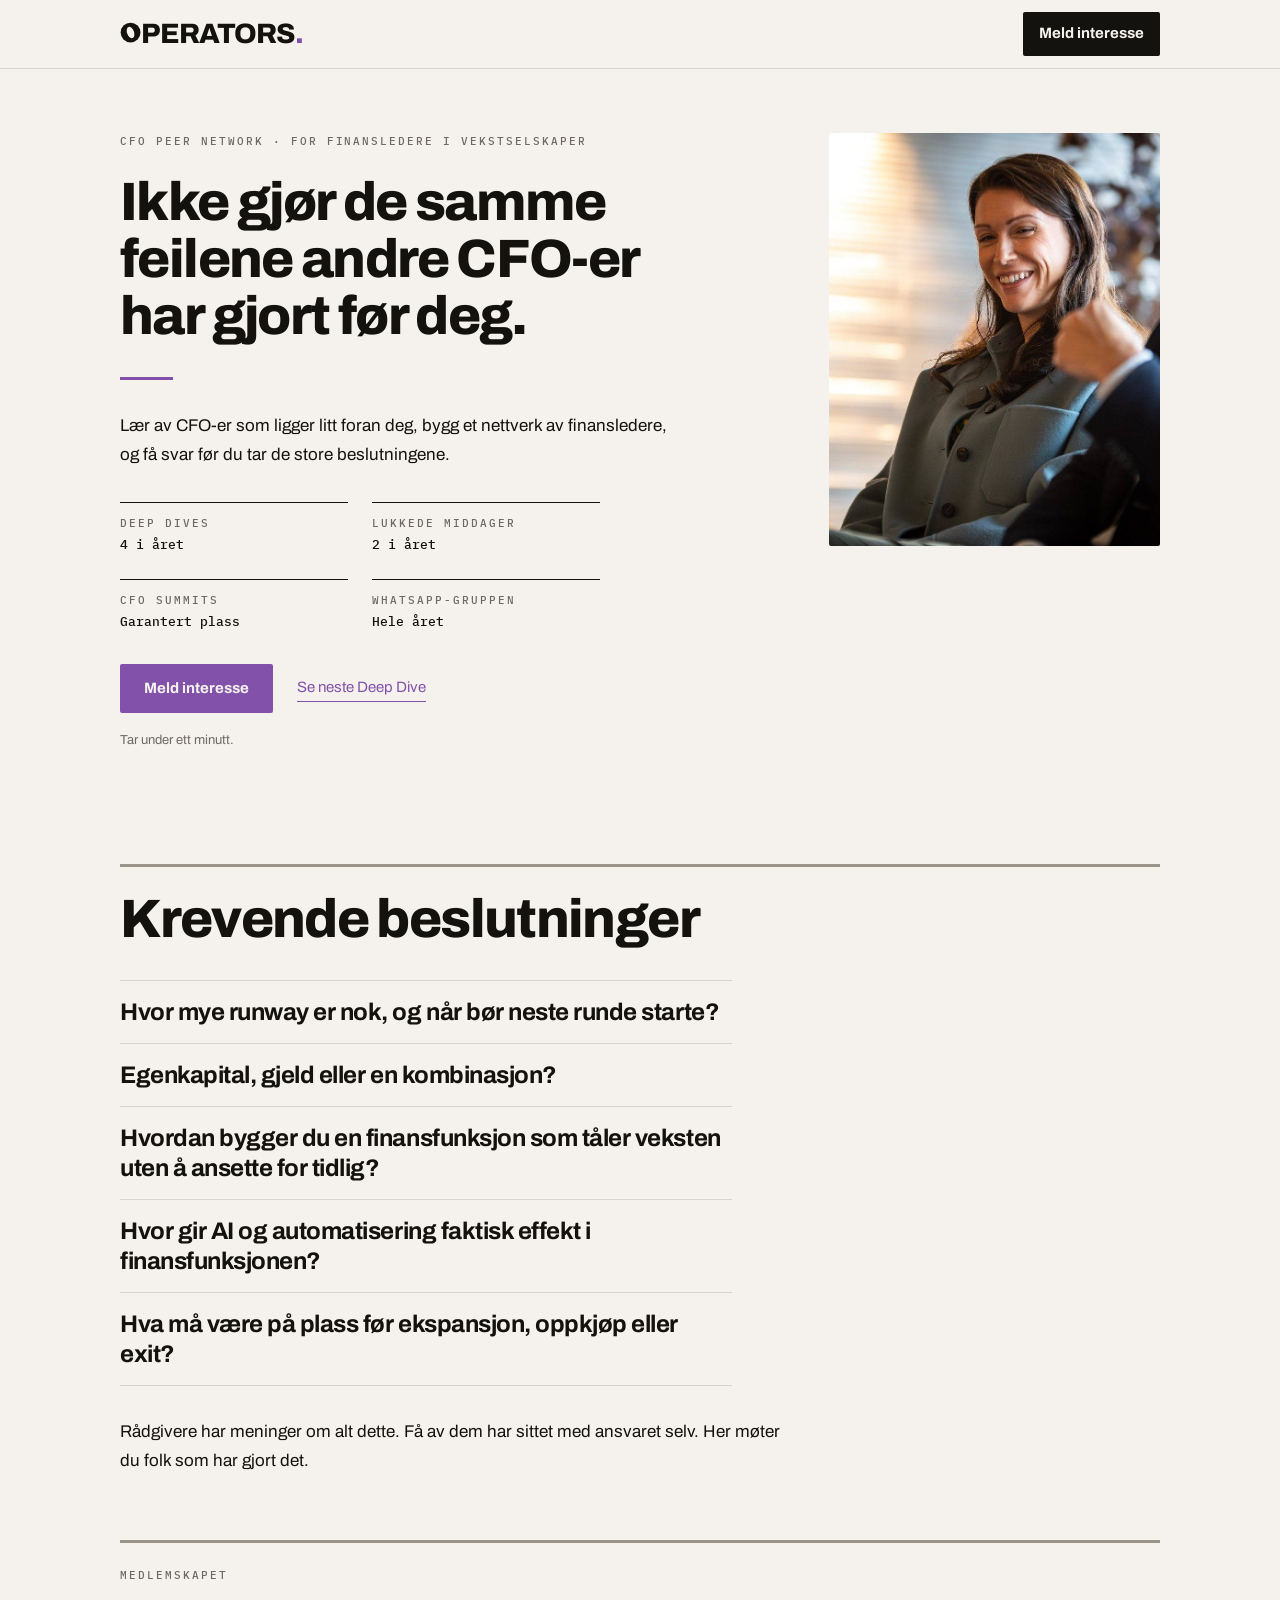
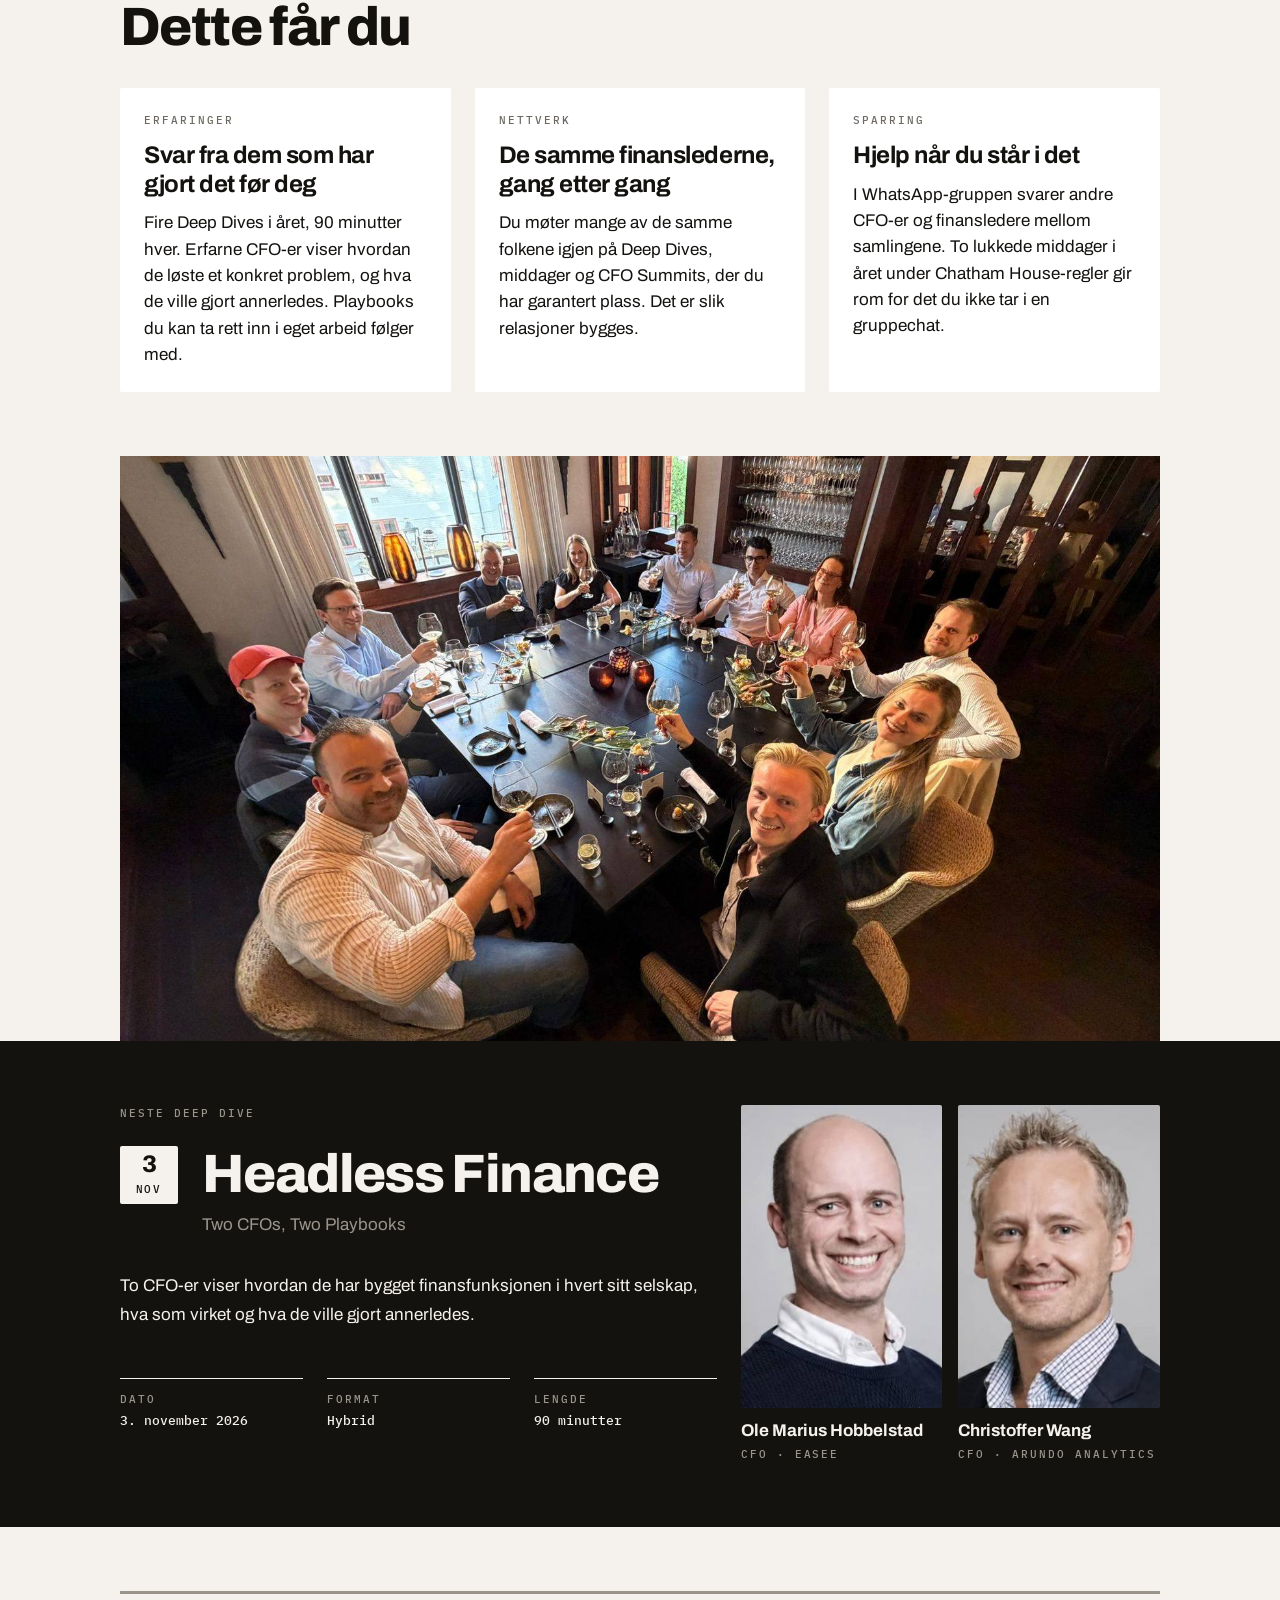
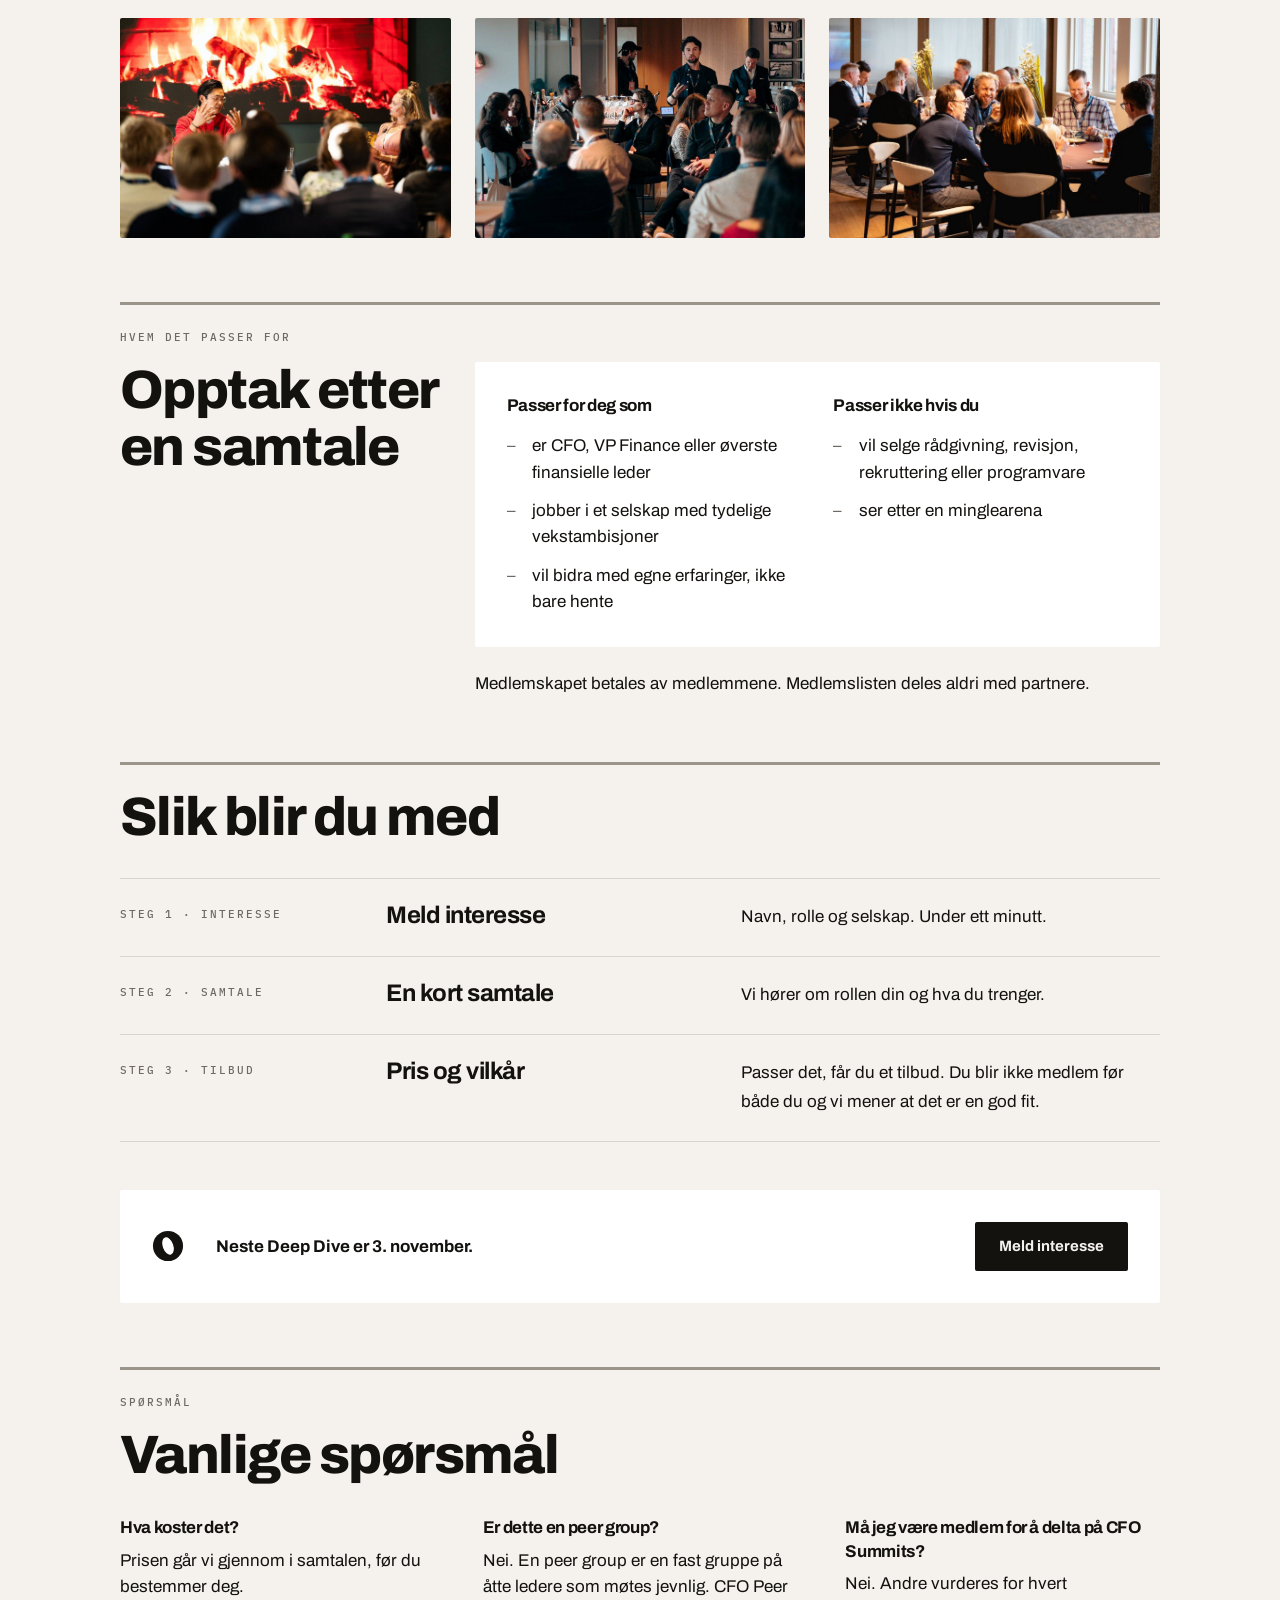
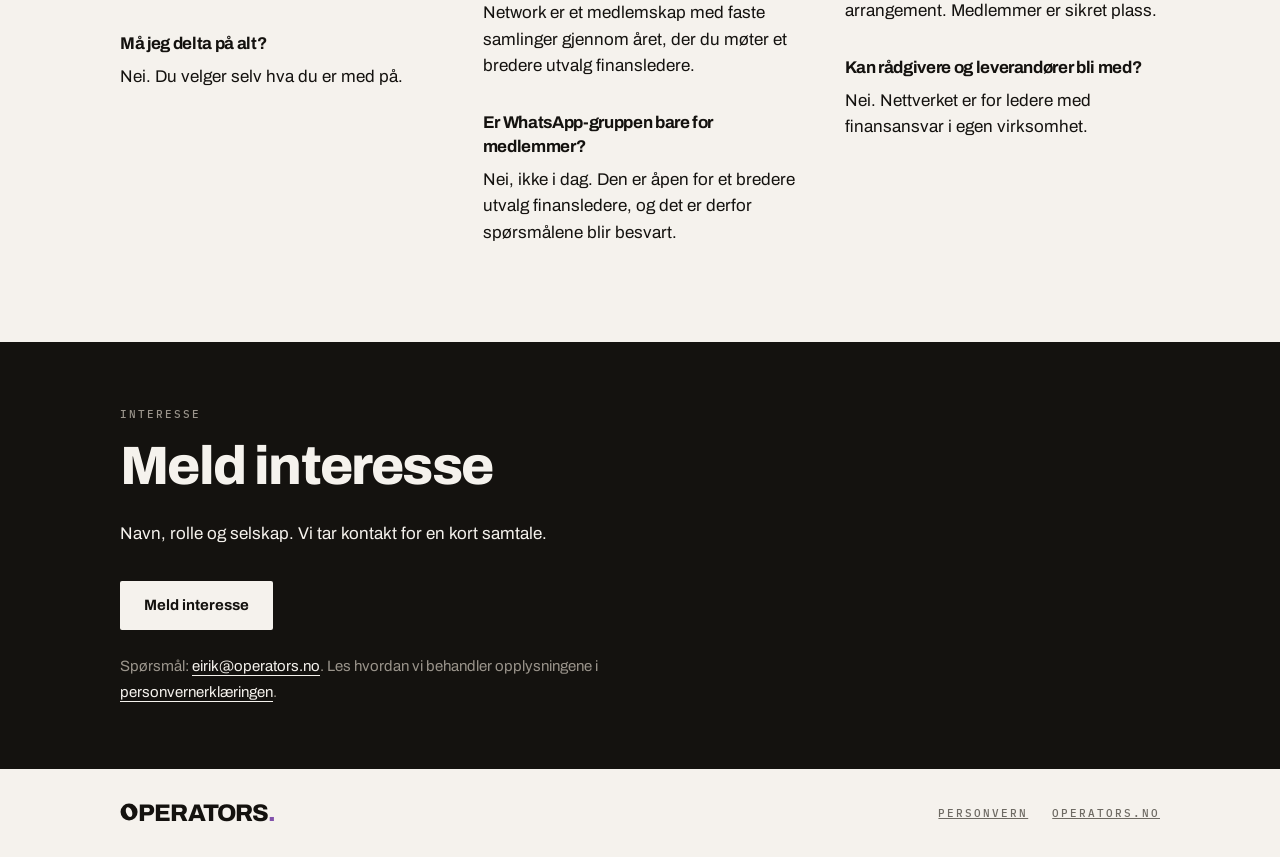
<file: cfo-peer-network/index.html>
<!doctype html>
<html lang="no">
<head>
<meta charset="utf-8">
<meta name="viewport" content="width=device-width, initial-scale=1">
<link rel="preload" href="/assets/fonts/archivo-latin-800-normal.woff2" as="font" type="font/woff2" crossorigin>
<link rel="preload" href="/assets/fonts/archivo-latin-400-normal.woff2" as="font" type="font/woff2" crossorigin>
<link rel="stylesheet" href="/assets/operators.css">
<link rel="icon" href="/assets/favicon.svg" type="image/svg+xml">
<title>CFO Peer Network · Operators</title>
<meta name="description" content="Medlemskap for CFO-er og finansledere i vekstselskaper: fire Deep Dives og to lukkede middager i året, WhatsApp-gruppe og garantert plass på CFO Summits.">
<link rel="canonical" href="https://kurs.operators.no/cfo-peer-network/">
<meta property="og:type" content="website">
<meta property="og:title" content="Ikke gjør de samme feilene andre CFO-er har gjort før deg">
<meta property="og:description" content="Medlemskap for CFO-er og finansledere i vekstselskaper: fire Deep Dives og to lukkede middager i året, WhatsApp-gruppe og garantert plass på CFO Summits.">
<meta property="og:url" content="https://kurs.operators.no/cfo-peer-network/">
<meta property="og:image" content="https://kurs.operators.no/assets/img/cfo/summit-bord-32.jpg">
<meta property="og:locale" content="nb_NO">
<meta name="twitter:card" content="summary_large_image">
<script async src="https://tally.so/widgets/embed.js"></script>
<style>
/* Regler fra den nyere versjonen av operators.css som ennå ikke ligger på main.
   Holdes på denne siden, så kurssiden ikke endres. */
.site-head{position:sticky;top:0;z-index:20;padding:var(--op-space-3) 0;background:var(--op-surface);border-bottom:1px solid var(--op-border)}
.site-head .btn-head{padding:var(--op-space-2) var(--op-space-4)}
[id]{scroll-margin-top:5rem}
.hero h1{max-width:18ch}
.hero-body{display:grid;grid-template-columns:repeat(12,minmax(0,1fr));column-gap:var(--op-space-5);align-items:start}
/* Hero: tekst, fakta og knapp i venstre kolonne, bildet ved siden av */
.hero .hero-copy .facts{margin-top:var(--op-space-6);grid-template-columns:repeat(2,minmax(0,1fr));row-gap:var(--op-space-5);max-width:30rem}
.hero .hero-copy .cta-row{margin-top:var(--op-space-6)}
.hero-copy{grid-column:span 7;min-width:0}
.cta-band{display:grid;grid-template-columns:auto minmax(0,1fr) auto;align-items:center;gap:var(--op-space-6);
  margin-top:var(--op-space-8);padding:var(--op-space-6);background:var(--op-surface-raised);border-radius:var(--op-radius-sm)}
.cta-mark{width:32px;height:32px;display:block;color:var(--op-mark)}
.cta-band p{font-size:var(--op-size-body-l);line-height:1.5;max-width:none}
.cta-band b{font-weight:var(--op-weight-bold)}
@media (max-width:760px){
  .hero-body{display:block}
  .cta-band{grid-template-columns:minmax(0,1fr);gap:var(--op-space-5)}
  .cta-band .btn{justify-self:start}
  .cta-mark{width:24px;height:24px}
}

/* CFO Peer Network */

/* Hero */
.hero-photo{grid-column:9 / span 4;margin:0}
.hero-photo img{width:100%;aspect-ratio:4/5;object-fit:cover;border-radius:var(--op-radius-sm)}

/* Spørsmål uten nummer: rekkefølgen betyr ingenting */
.questions.plain li{grid-template-columns:1fr}

/* Tre resultater */
.pillar h3{line-height:1.2}
.pillar > p:not(.op-label){font-size:var(--op-size-body-l);line-height:1.55}

/* Neste Deep Dive */
.dd-head{display:flex;align-items:flex-start;gap:var(--op-space-5);margin-top:var(--op-space-5)}
.date-tile{flex:none;width:58px;height:58px;display:flex;flex-direction:column;align-items:center;justify-content:center;
  background:var(--op-paper);color:var(--op-ink);border-radius:var(--op-radius-sm)}
.date-tile .d{font-weight:var(--op-weight-black);font-size:1.5rem;line-height:1;letter-spacing:var(--op-track-heading)}
.date-tile .m{font-family:var(--op-font-mono);font-weight:var(--op-weight-medium);font-size:var(--op-size-label);
  letter-spacing:var(--op-track-label);text-transform:uppercase;margin-top:var(--op-space-1)}
.dd h2{font-size:var(--op-size-display-xl);font-weight:var(--op-weight-black);letter-spacing:var(--op-track-display);min-width:0}
.dd .role{margin-top:var(--op-space-2);font-size:var(--op-size-body-l);color:var(--op-text-muted)}
.dd .body-l{margin-top:var(--op-space-6)}
.facts.three{grid-template-columns:repeat(3,minmax(0,1fr))}
.speakers{grid-column:8 / span 5;display:grid;grid-template-columns:repeat(2,minmax(0,1fr));gap:var(--op-space-4);align-self:start}
.speaker{margin:0;min-width:0}
.speaker img{width:100%;aspect-ratio:2/3;object-fit:cover;border-radius:var(--op-radius-sm)}
.speaker figcaption{margin-top:var(--op-space-3)}
.speaker .n{font-weight:var(--op-weight-bold);font-size:var(--op-size-body-l);line-height:1.3}
.speaker .op-label{margin-top:var(--op-space-1)}

/* Luft mellom seksjoner: bare over streken, ikke dobbelt. Mørke seksjoner har luft på begge sider. */
.section{padding:var(--op-space-8) 0 0}
.section[data-theme="inverse"]{padding:var(--op-space-8) 0}
.section:not([data-theme]) + .section[data-theme="inverse"],
.section + .photo-band{margin-top:var(--op-space-8)}
.section > .wrap::before{margin-bottom:var(--op-space-5)}
.section-head{margin-bottom:var(--op-space-6)}
.cta-band{margin-top:var(--op-space-7)}

/* Bilder fra samlingene */
.gallery{display:grid;grid-template-columns:repeat(3,minmax(0,1fr));gap:var(--op-space-5)}
.g-img{width:100%;aspect-ratio:3/2;object-fit:cover;border-radius:var(--op-radius-sm)}

/* Hvem som betaler */
.payer{grid-column:5 / span 8;margin-top:var(--op-space-5)}
.payer p{font-size:var(--op-size-body-l);line-height:1.55}

@media (max-width:760px){
  .hero-photo{display:none}
  .facts.three{grid-template-columns:repeat(2,minmax(0,1fr))}
  .speakers{grid-column:auto / span 4;margin-top:var(--op-space-7)}
  .gallery{grid-template-columns:1fr}
  .gallery > :nth-child(n+2){display:none}
  .payer{grid-column:auto / span 4}
}
</style>
</head>
<body>
<header class="site-head">
  <div class="wrap">
    <a class="op-logo" href="https://operators.no" aria-label="Operators">
      <svg viewBox="0 0 100 100" xmlns="http://www.w3.org/2000/svg" aria-hidden="true"><mask id="opO-h" maskUnits="userSpaceOnUse" x="0" y="0" width="100" height="100"><rect width="100" height="100" fill="#fff"/><ellipse cx="50" cy="50" rx="16.5" ry="28" fill="#000" transform="rotate(-20 50 50)"/></mask><circle cx="50" cy="50" r="47" fill="currentColor" mask="url(#opO-h)"/></svg>PERATORS<i class="op-dot">.</i>
    </a>
    <a class="btn btn-ink btn-head" href="https://tally.so/r/ODWy2K" data-tally-open="ODWy2K" data-tally-layout="modal" data-tally-width="640" data-tally-auto-close="0">Meld interesse</a>
  </div>
</header>

<main>

<!-- HERO -->
<section class="hero">
  <div class="wrap">
    <div class="hero-body">
      <div class="hero-copy">
        <p class="op-label">CFO Peer Network · For finansledere i vekstselskaper</p>
        <h1 style="margin-top:var(--op-space-5)">Ikke gjør de samme feilene andre CFO-er har gjort før deg.</h1>
        <div class="op-rule" aria-hidden="true"></div>
        <p class="lede">Lær av CFO-er som ligger litt foran deg, bygg et nettverk av finansledere, og få svar før du tar de store beslutningene.</p>

        <div class="facts" role="list">
          <div class="fact" role="listitem"><div class="op-label">Deep Dives</div><div class="v">4 i året</div></div>
          <div class="fact" role="listitem"><div class="op-label">Lukkede middager</div><div class="v">2 i året</div></div>
          <div class="fact" role="listitem"><div class="op-label">CFO Summits</div><div class="v">Garantert plass</div></div>
          <div class="fact" role="listitem"><div class="op-label">WhatsApp-gruppen</div><div class="v">Hele året</div></div>
        </div>

        <div class="cta-row">
          <a class="btn btn-primary" href="https://tally.so/r/ODWy2K" data-tally-open="ODWy2K" data-tally-layout="modal" data-tally-width="640" data-tally-auto-close="0">Meld interesse</a>
          <a class="op-link" href="#deep-dive">Se neste Deep Dive</a>
        </div>
        <p class="cta-note muted">Tar under ett minutt.</p>
      </div>
      <figure class="hero-photo" data-bilde="hero">
        <img src="/assets/img/cfo/hero-samtale.jpg" alt="En finansleder ler i en samtale under et CFO Summit" width="719" height="899">
      </figure>
    </div>
  </div>
</section>

<!-- PROBLEMET -->
<section class="section">
  <div class="wrap grid">
    <div class="span-8">
      <h2 class="h2">Krevende beslutninger</h2>
      <ol class="questions plain">
        <li><span>Hvor mye runway er nok, og når bør neste runde starte?</span></li>
        <li><span>Egenkapital, gjeld eller en kombinasjon?</span></li>
        <li><span>Hvordan bygger du en finansfunksjon som tåler veksten uten å ansette for tidlig?</span></li>
        <li><span>Hvor gir AI og automatisering faktisk effekt i finansfunksjonen?</span></li>
        <li><span>Hva må være på plass før ekspansjon, oppkjøp eller exit?</span></li>
      </ol>
      <p class="body-l">Rådgivere har meninger om alt dette. Få av dem har sittet med ansvaret selv. Her møter du folk som har gjort det.</p>
    </div>
  </div>
</section>

<!-- DETTE FÅR DU -->
<section class="section">
  <div class="wrap">
    <div class="section-head">
      <p class="op-label">Medlemskapet</p>
      <h2 class="h2">Dette får du</h2>
    </div>
    <div class="pillars">
      <div class="pillar">
        <p class="op-label">Erfaringer</p>
        <h3>Svar fra dem som har gjort det før deg</h3>
        <p>Fire Deep Dives i året, 90 minutter hver. Erfarne CFO-er viser hvordan de løste et konkret problem, og hva de ville gjort annerledes. Playbooks du kan ta rett inn i eget arbeid følger med.</p>
      </div>
      <div class="pillar">
        <p class="op-label">Nettverk</p>
        <h3>De samme finanslederne, gang etter gang</h3>
        <p>Du møter mange av de samme folkene igjen på Deep Dives, middager og CFO Summits, der du har garantert plass. Det er slik relasjoner bygges.</p>
      </div>
      <div class="pillar">
        <p class="op-label">Sparring</p>
        <h3>Hjelp når du står i det</h3>
        <p>I WhatsApp-gruppen svarer andre CFO-er og finansledere mellom samlingene. To lukkede middager i året under Chatham House-regler gir rom for det du ikke tar i en gruppechat.</p>
      </div>
    </div>
  </div>
</section>

<figure class="photo-band" data-bilde="band">
  <div class="wrap"><img src="/assets/img/cfo/middag.jpg" alt="Deltakere skåler rundt bordet under en lukket middag" width="1600" height="900" loading="lazy" style="object-position:45% 50%"></div>
</figure>

<!-- NESTE DEEP DIVE -->
<section class="section dd" data-theme="inverse" id="deep-dive">
  <div class="wrap grid">
    <div class="span-7" style="min-width:0">
      <p class="op-label">Neste Deep Dive</p>
      <div class="dd-head">
        <div class="date-tile" aria-label="3. november"><span class="d">3</span><span class="m">nov</span></div>
        <div style="min-width:0">
          <h2>Headless Finance</h2>
          <p class="role">Two CFOs, Two Playbooks</p>
        </div>
      </div>
      <p class="body-l">To CFO-er viser hvordan de har bygget finansfunksjonen i hvert sitt selskap, hva som virket og hva de ville gjort annerledes.</p>
      <div class="facts three" role="list">
        <div class="fact" role="listitem"><div class="op-label">Dato</div><div class="v">3. november 2026</div></div>
        <div class="fact" role="listitem"><div class="op-label">Format</div><div class="v">Hybrid</div></div>
        <div class="fact" role="listitem"><div class="op-label">Lengde</div><div class="v">90 minutter</div></div>
      </div>
    </div>
    <div class="speakers">
      <figure class="speaker">
        <img src="/assets/img/cfo/hobbelstad.jpg" alt="Portrett av Ole Marius Hobbelstad" width="252" height="386" loading="lazy">
        <figcaption><div class="n">Ole Marius Hobbelstad</div><div class="op-label">CFO · Easee</div></figcaption>
      </figure>
      <figure class="speaker">
        <img src="/assets/img/cfo/wang.jpg" alt="Portrett av Christoffer Wang" width="252" height="386" loading="lazy">
        <figcaption><div class="n">Christoffer Wang</div><div class="op-label">CFO · Arundo Analytics</div></figcaption>
      </figure>
    </div>
  </div>
</section>

<!-- BILDER FRA SAMLINGENE -->
<section class="section photos">
  <div class="wrap">
    <div class="gallery">
      <img class="g-img" src="/assets/img/cfo/summit-fireside.jpg" alt="Fireside-samtale foran publikum på et CFO Summit" width="1400" height="933" loading="lazy">
      <img class="g-img" src="/assets/img/cfo/summit-rom.jpg" alt="Innlegg foran finansledere ved bordene på et CFO Summit" width="930" height="620" loading="lazy">
      <img class="g-img" src="/assets/img/cfo/summit-bord-32.jpg" alt="Finansledere rundt bordet under et CFO Summit" width="1400" height="933" loading="lazy">
    </div>
  </div>
</section>

<!-- HVEM DET PASSER FOR -->
<section class="section fit">
  <div class="wrap grid">
    <p class="op-label span-12">Hvem det passer for</p>
    <h2 class="h2 span-4">Opptak etter en samtale</h2>
    <div class="fit-card span-8">
      <div>
        <h3>Passer for deg som</h3>
        <ul class="dash">
          <li>er CFO, VP Finance eller øverste finansielle leder</li>
          <li>jobber i et selskap med tydelige vekstambisjoner</li>
          <li>vil bidra med egne erfaringer, ikke bare hente</li>
        </ul>
      </div>
      <div>
        <h3>Passer ikke hvis du</h3>
        <ul class="dash">
          <li>vil selge rådgivning, revisjon, rekruttering eller programvare</li>
          <li>ser etter en minglearena</li>
        </ul>
      </div>
    </div>
    <div class="payer">
      <p>Medlemskapet betales av medlemmene. Medlemslisten deles aldri med partnere.</p>
    </div>
  </div>
</section>

<!-- SLIK BLIR DU MED -->
<section class="section">
  <div class="wrap">
    <div class="section-head">
      <h2 class="h2">Slik blir du med</h2>
    </div>
    <ol class="steps">
      <li>
        <span class="op-label">Steg 1 · Interesse</span>
        <h3>Meld interesse</h3>
        <p class="body-l">Navn, rolle og selskap. Under ett minutt.</p>
      </li>
      <li>
        <span class="op-label">Steg 2 · Samtale</span>
        <h3>En kort samtale</h3>
        <p class="body-l">Vi hører om rollen din og hva du trenger.</p>
      </li>
      <li>
        <span class="op-label">Steg 3 · Tilbud</span>
        <h3>Pris og vilkår</h3>
        <p class="body-l">Passer det, får du et tilbud. Du blir ikke medlem før både du og vi mener at det er en god fit.</p>
      </li>
    </ol>
    <div class="cta-band">
      <svg class="cta-mark" viewBox="0 0 100 100" xmlns="http://www.w3.org/2000/svg" aria-hidden="true"><mask id="opO-c1" maskUnits="userSpaceOnUse" x="0" y="0" width="100" height="100"><rect width="100" height="100" fill="#fff"/><ellipse cx="50" cy="50" rx="16.5" ry="28" fill="#000" transform="rotate(-20 50 50)"/></mask><circle cx="50" cy="50" r="47" fill="currentColor" mask="url(#opO-c1)"/></svg>
      <p><b>Neste Deep Dive er 3. november.</b></p>
      <a class="btn btn-ink" href="https://tally.so/r/ODWy2K" data-tally-open="ODWy2K" data-tally-layout="modal" data-tally-width="640" data-tally-auto-close="0">Meld interesse</a>
    </div>
  </div>
</section>

<!-- SPØRSMÅL -->
<section class="section faq">
  <div class="wrap">
    <div class="section-head">
      <p class="op-label">Spørsmål</p>
      <h2 class="h2">Vanlige spørsmål</h2>
    </div>
    <div class="faq-cols">
      <div class="qa">
        <h3>Hva koster det?</h3>
        <p>Prisen går vi gjennom i samtalen, før du bestemmer deg.</p>
      </div>
      <div class="qa">
        <h3>Må jeg delta på alt?</h3>
        <p>Nei. Du velger selv hva du er med på.</p>
      </div>
      <div class="qa">
        <h3>Er dette en peer group?</h3>
        <p>Nei. En peer group er en fast gruppe på åtte ledere som møtes jevnlig. CFO Peer Network er et medlemskap med faste samlinger gjennom året, der du møter et bredere utvalg finansledere.</p>
      </div>
      <div class="qa">
        <h3>Er WhatsApp-gruppen bare for medlemmer?</h3>
        <p>Nei, ikke i dag. Den er åpen for et bredere utvalg finansledere, og det er derfor spørsmålene blir besvart.</p>
      </div>
      <div class="qa">
        <h3>Må jeg være medlem for å delta på CFO Summits?</h3>
        <p>Nei. Andre vurderes for hvert arrangement. Medlemmer er sikret plass.</p>
      </div>
      <div class="qa">
        <h3>Kan rådgivere og leverandører bli med?</h3>
        <p>Nei. Nettverket er for ledere med finansansvar i egen virksomhet.</p>
      </div>
    </div>
  </div>
</section>

<!-- INTERESSE -->
<section class="section apply" data-theme="inverse" id="interesse">
  <div class="wrap grid">
    <div class="span-7">
      <p class="op-label">Interesse</p>
      <h2 style="margin-top:var(--op-space-4)">Meld interesse</h2>
      <p class="body-l" style="margin-top:var(--op-space-5)">Navn, rolle og selskap. Vi tar kontakt for en kort samtale.</p>
      <div style="margin-top:var(--op-space-6)">
        <a class="btn btn-paper" href="https://tally.so/r/ODWy2K" data-tally-open="ODWy2K" data-tally-layout="modal" data-tally-width="640" data-tally-auto-close="0">Meld interesse</a>
      </div>
      <p class="contact muted">Spørsmål: <a class="op-link" href="mailto:eirik@operators.no">eirik@operators.no</a>. Les hvordan vi behandler opplysningene i <a class="op-link" href="/personvern/">personvernerklæringen</a>.</p>
    </div>
  </div>
</section>

</main>

<footer class="site-foot">
  <div class="wrap">
    <a class="op-logo" href="https://operators.no" aria-label="Operators">
      <svg viewBox="0 0 100 100" xmlns="http://www.w3.org/2000/svg" aria-hidden="true"><mask id="opO-f" maskUnits="userSpaceOnUse" x="0" y="0" width="100" height="100"><rect width="100" height="100" fill="#fff"/><ellipse cx="50" cy="50" rx="16.5" ry="28" fill="#000" transform="rotate(-20 50 50)"/></mask><circle cx="50" cy="50" r="47" fill="currentColor" mask="url(#opO-f)"/></svg>PERATORS<i class="op-dot">.</i>
    </a>
    <span class="foot-links"><a class="op-label" href="/personvern/">Personvern</a><a class="op-label" href="https://operators.no">operators.no</a></span>
  </div>
</footer>
</body>
</html>
</file>
<file: assets/operators.css>
/* Operators kurs · felles stilark
   Kilde for tokens: operators-tokens-purple.css v3.2. Én lilla. Ingen hex i komponentene.
   Fonter er selvhostet (SIL OFL 1.1), se /assets/fonts. */

@font-face{font-family:'Archivo';font-style:normal;font-weight:400;font-display:swap;src:url('/assets/fonts/archivo-latin-400-normal.woff2') format('woff2')}
@font-face{font-family:'Archivo';font-style:normal;font-weight:700;font-display:swap;src:url('/assets/fonts/archivo-latin-700-normal.woff2') format('woff2')}
@font-face{font-family:'Archivo';font-style:normal;font-weight:800;font-display:swap;src:url('/assets/fonts/archivo-latin-800-normal.woff2') format('woff2')}
@font-face{font-family:'IBM Plex Mono';font-style:normal;font-weight:500;font-display:swap;src:url('/assets/fonts/ibm-plex-mono-latin-500-normal.woff2') format('woff2')}
:root{
  --op-accent:#8252AB;
  --op-ink:#14120F; --op-paper:#F5F2ED;
  --op-grey-800:#2E2B26; --op-grey-700:#3A3630; --op-grey-600:#6E6A63;
  --op-grey-400:#9A948B; --op-grey-200:#DAD5CC; --op-white:#FFFFFF;
  --op-surface:var(--op-paper); --op-surface-raised:var(--op-white); --op-surface-inverse:var(--op-ink);
  --op-text:var(--op-ink); --op-text-muted:var(--op-grey-600); --op-text-accent:var(--op-accent);
  --op-text-inverse:var(--op-paper); --op-border:var(--op-grey-200); --op-focus:var(--op-accent);
  --op-action:var(--op-accent); --op-action-label:var(--op-paper);
  --op-action-hover:var(--op-ink); --op-action-hover-label:var(--op-paper);
  --op-mark:var(--op-ink); --op-mark-dot:var(--op-accent);
  --op-font:'Archivo','Helvetica Neue',Arial,sans-serif;
  --op-font-mono:'IBM Plex Mono',ui-monospace,SFMono-Regular,monospace;
  --op-size-display-xl:clamp(2.375rem,1.35rem + 4.4vw,3.375rem);
  --op-size-display-l:clamp(1.75rem,1.3rem + 1.9vw,2rem);
  --op-size-display-m:clamp(1.375rem,1.15rem + 1vw,1.5rem);
  --op-size-heading:1.0625rem; --op-size-body-l:1.0625rem; --op-size-body:.9375rem;
  --op-size-caption:.8125rem; --op-size-label:.6875rem;
  --op-leading-display:1.06; --op-leading-body:1.7;
  --op-track-display:-.03em; --op-track-heading:-.02em; --op-track-label:.18em;
  --op-weight-regular:400; --op-weight-medium:500; --op-weight-bold:700; --op-weight-black:800;
  --op-space-1:.25rem; --op-space-2:.5rem; --op-space-3:.75rem; --op-space-4:1rem; --op-space-5:1.5rem;
  --op-space-6:2rem; --op-space-7:3rem; --op-space-8:4rem; --op-space-9:6rem; --op-space-10:8rem;
  --op-section-y:clamp(3rem,1.5rem + 6vw,4.5rem);
  --op-gutter:clamp(1.25rem,.5rem + 3vw,2.5rem);
  --op-measure:68ch; --op-container:70rem;
  --op-radius-sm:2px; --op-rule-width:3px; --op-rule-strong:var(--op-grey-400);
  --op-duration-fast:140ms; --op-duration-base:220ms; --op-ease:cubic-bezier(.22,.61,.36,1);
}
[data-theme="inverse"]{
  --op-surface:var(--op-ink); --op-surface-raised:var(--op-grey-700);
  --op-text:var(--op-paper); --op-text-muted:var(--op-grey-400); --op-text-accent:var(--op-paper);
  --op-border:var(--op-grey-800); --op-focus:var(--op-paper);
  --op-action-hover:var(--op-paper); --op-action-hover-label:var(--op-ink);
  --op-mark:var(--op-paper); --op-mark-dot:var(--op-accent);
  background:var(--op-surface); color:var(--op-text);
}
*,*::before,*::after{box-sizing:border-box}
html{scroll-behavior:smooth}
body{margin:0;background:var(--op-surface);color:var(--op-text);font-family:var(--op-font);
  font-size:var(--op-size-body);line-height:var(--op-leading-body);-webkit-font-smoothing:antialiased}
h1,h2,h3{margin:0;font-weight:var(--op-weight-bold);line-height:var(--op-leading-display);letter-spacing:var(--op-track-heading)}
p{margin:0;max-width:var(--op-measure)}
img{display:block;max-width:100%;height:auto}
::selection{background:var(--op-ink);color:var(--op-paper)}
:where(a,button,summary):focus-visible{outline:2px solid var(--op-focus);outline-offset:2px}
@media (prefers-reduced-motion:reduce){*,*::before,*::after{transition-duration:.01ms!important;scroll-behavior:auto!important}}

/* Logo */
.op-logo{display:inline-flex;align-items:baseline;white-space:nowrap;font-weight:var(--op-weight-black);
  letter-spacing:-.035em;line-height:1;color:var(--op-mark);text-decoration:none}
.op-logo svg{width:.755em;height:.755em;flex:none;position:relative;top:.012em;display:block}
.op-logo .op-dot{color:var(--op-mark-dot);font-style:normal}

/* Primitiver */
.op-rule{width:14mm;height:var(--op-rule-width);background:var(--op-accent)}
.op-label{font-family:var(--op-font-mono);font-weight:var(--op-weight-medium);font-size:var(--op-size-label);
  text-transform:uppercase;letter-spacing:var(--op-track-label);color:var(--op-text-muted);line-height:1.5}
.op-link{color:var(--op-text-accent);text-decoration:none;
  background-image:linear-gradient(currentColor,currentColor);background-size:100% 1px;
  background-position:0 100%;background-repeat:no-repeat;padding-bottom:2px}
.op-link:hover{background-size:100% 2px}
.btn{display:inline-flex;align-items:center;justify-content:center;min-height:44px;
  padding:var(--op-space-3) var(--op-space-5);border:0;border-radius:var(--op-radius-sm);
  font-family:var(--op-font);font-weight:var(--op-weight-bold);font-size:var(--op-size-body);
  text-align:center;text-decoration:none;cursor:pointer;
  transition:background var(--op-duration-fast) var(--op-ease),color var(--op-duration-fast) var(--op-ease)}
.btn-primary{background:var(--op-action);color:var(--op-action-label)}          /* den ene lilla knappen */
.btn-primary:hover{background:var(--op-action-hover);color:var(--op-action-hover-label)}
.btn-ink{background:var(--op-ink);color:var(--op-paper)}
.btn-ink:hover{background:var(--op-grey-700)}
[data-theme="inverse"] .btn-paper{background:var(--op-paper);color:var(--op-ink)}
[data-theme="inverse"] .btn-paper:hover{background:var(--op-grey-200)}
.btn-line{background:transparent;color:var(--op-text);box-shadow:inset 0 0 0 1.5px currentColor}  /* sekundær vei inn */
.btn-line:hover{background:var(--op-text);color:var(--op-surface)}
.arrow{width:20px;height:20px;flex:none}
.arrow path{fill:none;stroke:currentColor;stroke-width:1.15;stroke-linecap:butt;stroke-linejoin:miter;vector-effect:non-scaling-stroke}

/* Layout */
.wrap{max-width:var(--op-container);margin:0 auto;padding:0 var(--op-gutter)}
.section{padding:var(--op-section-y) 0}
.section > .wrap::before{content:"";display:block;grid-column:1 / -1;height:var(--op-rule-width);
  background:var(--op-rule-strong);margin-bottom:var(--op-space-5)}
.section[data-theme="inverse"] > .wrap::before{content:none}
.grid{display:grid;grid-template-columns:repeat(12,minmax(0,1fr));column-gap:var(--op-space-5)}
.span-12{grid-column:1 / -1}.span-8{grid-column:span 8}.span-7{grid-column:span 7}
.span-6{grid-column:span 6}.span-5{grid-column:span 5}.span-4{grid-column:span 4}
.col-right{grid-column:8 / span 5}
.stack>*+*{margin-top:var(--op-space-5)}
.lede{font-size:var(--op-size-body-l)}
.body-l{font-size:var(--op-size-body-l)}
.muted{color:var(--op-text-muted)}
.nowrap{white-space:nowrap}
.h2{font-size:var(--op-size-display-xl);font-weight:var(--op-weight-black);letter-spacing:var(--op-track-display);max-width:22ch}
.h3{font-size:var(--op-size-heading)}
.op-label + .h2{margin-top:var(--op-space-4)}
.section-head{margin-bottom:var(--op-space-7)}
.section-head .h2 + p{margin-top:var(--op-space-5)}
.section-head.split{display:grid;grid-template-columns:repeat(12,minmax(0,1fr));column-gap:var(--op-space-5);align-items:end}
.section-head.split .op-label{grid-column:1 / -1}
.section-head.split .h2{grid-column:span 6}
.section-head.split .h2 + p{grid-column:8 / span 5;margin-top:0}

/* Topp */
.site-head{position:sticky;top:0;z-index:20;padding:var(--op-space-3) 0;background:var(--op-surface);border-bottom:1px solid var(--op-border)}
.site-head .btn-head{padding:var(--op-space-2) var(--op-space-4)}
[id]{scroll-margin-top:5rem}
.site-head .wrap{display:flex;align-items:center;justify-content:space-between;gap:var(--op-space-4)}
.site-head .op-logo{font-size:28px}

/* Hero */
.hero{padding:var(--op-space-8) 0 var(--op-space-7)}
.hero h1{font-size:var(--op-size-display-xl);font-weight:var(--op-weight-black);letter-spacing:var(--op-track-display);
  line-height:var(--op-leading-display)}
.hero .op-rule{margin:var(--op-space-6) 0}
.hero .lede{max-width:56ch}
.hero .lede.stack>*+*{margin-top:var(--op-space-4)}
.hero h1{max-width:24ch}
.outcomes-intro{margin-top:var(--op-space-6);font-weight:var(--op-weight-bold);font-size:var(--op-size-body-l)}
.outcomes{list-style:none;margin:var(--op-space-3) 0 0;padding:0;max-width:60ch}
.outcomes li{display:grid;grid-template-columns:2.5rem 1fr;align-items:baseline;padding:var(--op-space-3) 0;
  border-top:1px solid var(--op-border);font-size:var(--op-size-body-l);line-height:1.5}
.outcomes li:last-child{border-bottom:1px solid var(--op-border)}
.outcomes b{font-weight:var(--op-weight-bold)}
.hero-body{display:grid;grid-template-columns:repeat(12,minmax(0,1fr));column-gap:var(--op-space-5);align-items:center}
.hero-copy{grid-column:span 7;min-width:0}
/* Rommet: åtte plasser rundt O-en, én lilla. Brand spec §4. */
.room{grid-column:9 / span 4;margin:0;color:var(--op-ink)}
.room svg{display:block;width:100%;max-width:260px;height:auto}
.room .seat-you{fill:var(--op-accent)}
.room figcaption{margin-top:var(--op-space-4)}
/* Søk-blokk: O-merket, én faktalinje, én knapp. Klaring rundt O-en = O-ens høyde. */
.cta-band{display:grid;grid-template-columns:auto minmax(0,1fr) auto;align-items:center;gap:var(--op-space-6);
  margin-top:var(--op-space-8);padding:var(--op-space-6);background:var(--op-surface-raised);border-radius:var(--op-radius-sm)}
.cta-mark{width:32px;height:32px;display:block;color:var(--op-mark)}
.cta-band p{font-size:var(--op-size-body-l);line-height:1.5;max-width:none}
.cta-band b{font-weight:var(--op-weight-bold)}
.facts{display:grid;grid-template-columns:repeat(4,minmax(0,1fr));gap:0 var(--op-space-5);margin-top:var(--op-space-7)}
.fact{border-top:1px solid var(--op-text);padding-top:var(--op-space-3)}
.fact .v{font-family:var(--op-font-mono);font-weight:var(--op-weight-medium);font-size:var(--op-size-caption);
  margin-top:var(--op-space-1);line-height:1.5}
.cta-row{display:flex;flex-wrap:wrap;align-items:center;gap:var(--op-space-5);margin-top:var(--op-space-7)}
.cta-note{margin-top:var(--op-space-4);font-size:var(--op-size-caption)}
.photo-band{margin:0}
.photo-band img{width:100%;aspect-ratio:16/9;object-fit:cover;object-position:35% 30%}

/* Problem */
.questions{list-style:none;margin:var(--op-space-6) 0;padding:0;max-width:var(--op-measure)}
.questions li{display:grid;grid-template-columns:3rem 1fr;align-items:baseline;padding:var(--op-space-4) 0;
  border-top:1px solid var(--op-border);font-weight:var(--op-weight-bold);font-size:var(--op-size-display-m);
  letter-spacing:var(--op-track-heading);line-height:1.25}
.questions li:last-child{border-bottom:1px solid var(--op-border)}

/* Byggesteiner */
.tiles{display:grid;grid-template-columns:repeat(2,minmax(0,1fr));gap:var(--op-space-7) var(--op-space-5)}
.tile{border-top:1px solid var(--op-text);padding-top:var(--op-space-4)}
.tile h3{font-size:var(--op-size-display-m);margin:var(--op-space-3) 0 var(--op-space-3)}
.pillars-head{margin:var(--op-space-9) 0 var(--op-space-6)}
.pillars-head .h2,.calc-head .h2{font-size:var(--op-size-display-l);font-weight:var(--op-weight-bold);letter-spacing:var(--op-track-heading)}
.pillars{display:grid;grid-template-columns:repeat(3,minmax(0,1fr));gap:var(--op-space-5)}
.pillar{background:var(--op-surface-raised);padding:var(--op-space-5);border-radius:var(--op-radius-sm)}
.pillar h3{font-size:var(--op-size-display-m);margin:var(--op-space-3) 0}
.closing{margin-top:var(--op-space-6);font-weight:var(--op-weight-bold);font-size:var(--op-size-body-l)}

/* Steg */
.steps{list-style:none;margin:0;padding:0}
.steps li{display:grid;grid-template-columns:repeat(12,minmax(0,1fr));column-gap:var(--op-space-5);
  padding:var(--op-space-5) 0;border-top:1px solid var(--op-border)}
.steps li:last-child{border-bottom:1px solid var(--op-border)}
.steps .op-label{grid-column:span 3;padding-top:.3em}
.steps h3{grid-column:span 4;font-size:var(--op-size-display-m)}
.steps p{grid-column:span 5}

/* Sitat */
.quote{margin:0;padding-top:var(--op-space-4);border-top:1px solid var(--op-text)}
.quote blockquote{margin:0;font-weight:var(--op-weight-black);font-size:var(--op-size-display-l);
  letter-spacing:var(--op-track-display);line-height:1.15;max-width:22ch}
.quote figcaption{margin-top:var(--op-space-4)}
.note{margin-top:var(--op-space-6);padding:var(--op-space-5);background:var(--op-surface-raised);
  border-radius:var(--op-radius-sm);max-width:var(--op-measure)}

/* Espen */
.espen-photo img{width:100%;aspect-ratio:4/5;object-fit:cover}
.espen h2{font-size:var(--op-size-display-xl);font-weight:var(--op-weight-black);letter-spacing:var(--op-track-display)}
.espen .role{margin-top:var(--op-space-3);font-size:var(--op-size-body-l)}
.dl{margin:var(--op-space-6) 0 0;padding:0}
.dl div{display:grid;grid-template-columns:8.5rem 1fr;gap:var(--op-space-4);padding:var(--op-space-4) 0;
  border-top:1px solid var(--op-border)}
.dl div:last-child{border-bottom:1px solid var(--op-border)}
.dl dt{padding-top:.35em}
.dl dd{margin:0}
.espen .quote{margin-top:var(--op-space-7);border-top-color:var(--op-text)}
.espen .quote blockquote{font-size:var(--op-size-display-m);letter-spacing:var(--op-track-heading);max-width:30ch}

/* Ressurser: kort i tre kolonner */
.cards{list-style:none;margin:0;padding:0;display:grid;grid-template-columns:repeat(3,minmax(0,1fr));
  gap:var(--op-space-7) var(--op-space-6)}
.card{border-top:1px solid var(--op-border);padding-top:var(--op-space-4)}
.card h3{font-size:var(--op-size-display-m);line-height:1.2;margin-top:var(--op-space-3)}
.card p:not(.op-label){margin-top:var(--op-space-3);font-size:var(--op-size-body-l);line-height:1.55}
.card .card-links{display:flex;flex-wrap:wrap;align-items:baseline;gap:var(--op-space-2);margin-top:var(--op-space-4)}
.card-links .sep{color:var(--op-text-muted)}
.card-links a{position:relative}
.card-links a::after{content:"";position:absolute;inset:-12px -4px}   /* 44 px treffflate */
.card{display:flex;flex-direction:column}
.card h3 + p:has(+ .player){padding-bottom:var(--op-space-4)}
/* Podkastspiller: Spotify, ferdiglastet, nederst i kortet */
.player{margin-top:auto}
.player iframe{display:block;width:100%;height:152px;border:0;border-radius:var(--op-radius-sm)}

/* Passer */
.fit-card{align-self:start;margin-top:var(--op-space-4);padding:var(--op-space-6);background:var(--op-surface-raised);
  border-radius:var(--op-radius-sm);display:grid;grid-template-columns:repeat(2,minmax(0,1fr));gap:var(--op-space-6)}
.fit-card h3{font-size:var(--op-size-heading);line-height:1.4;margin-bottom:var(--op-space-4)}
.dash{list-style:none;margin:0;padding:0}
.dash li{position:relative;padding-left:1.5em;font-size:var(--op-size-body-l);line-height:1.55}
.dash li+li{margin-top:var(--op-space-3)}
.dash li::before{content:"\2013";position:absolute;left:0;color:var(--op-text-muted)}
.rows{list-style:none;margin:0;padding:0}
.rows li{padding:var(--op-space-4) 0;border-top:1px solid var(--op-border);font-size:var(--op-size-body-l);line-height:1.5}
.rows li:last-child{border-bottom:1px solid var(--op-border)}

/* Pris */
.prices{margin-top:var(--op-space-6)}
.price{display:flex;justify-content:space-between;align-items:baseline;gap:var(--op-space-4);
  padding:var(--op-space-5) 0;border-top:1px solid var(--op-text)}
.price:last-of-type{border-bottom:1px solid var(--op-text)}
.price .amt{font-family:var(--op-font-mono);font-weight:var(--op-weight-medium);font-size:var(--op-size-display-m);white-space:nowrap}
.price .who{font-weight:var(--op-weight-bold);font-size:var(--op-size-body-l)}
.validity{margin-top:var(--op-space-3)}
.roi{margin-top:var(--op-space-6);font-size:var(--op-size-body-l);max-width:44ch}

/* Regnestykket: glidere og resultat. Ingen ny farge: ink, grå og fokusringen. */
.calc{margin-top:var(--op-space-9)}
.calc-head .h2{margin-top:var(--op-space-4)}
.calc-head .body-l{margin-top:var(--op-space-5)}
.calc-body{display:grid;grid-template-columns:repeat(12,minmax(0,1fr));column-gap:var(--op-space-5);
  margin-top:var(--op-space-7);align-items:start}
.calc-in{grid-column:span 6}
.calc-out{grid-column:8 / span 5;margin:0}
.slider+.slider{margin-top:var(--op-space-7)}
.slider label{display:block}
.slider-val{margin-top:var(--op-space-2);font-family:var(--op-font-mono);font-weight:var(--op-weight-medium);
  font-size:var(--op-size-display-m);line-height:1.3;font-variant-numeric:tabular-nums}
.slider-sub{font-size:var(--op-size-caption);color:var(--op-text-muted);margin-left:var(--op-space-2)}
.slider input[type=range]{--f:0;-webkit-appearance:none;appearance:none;display:block;width:100%;height:44px;
  margin:var(--op-space-2) 0 0;padding:0;background:transparent;cursor:pointer}
.slider input[type=range]:focus{outline:none}
.slider input[type=range]::-webkit-slider-runnable-track{height:2px;border:0;
  background-color:var(--op-border);background-image:linear-gradient(var(--op-text),var(--op-text));
  background-repeat:no-repeat;background-size:calc(9px + (100% - 18px) * var(--f)) 100%}
.slider input[type=range]::-webkit-slider-thumb{-webkit-appearance:none;appearance:none;width:18px;height:18px;
  margin-top:-8px;border:0;border-radius:0;background:var(--op-text)}
.slider input[type=range]::-moz-range-track{height:2px;border:0;background:var(--op-border)}
.slider input[type=range]::-moz-range-progress{height:2px;background:var(--op-text)}
.slider input[type=range]::-moz-range-thumb{width:18px;height:18px;border:0;border-radius:0;background:var(--op-text)}
.slider input[type=range]:focus-visible::-webkit-slider-thumb{outline:2px solid var(--op-focus);outline-offset:2px}
.slider input[type=range]:focus-visible::-moz-range-thumb{outline:2px solid var(--op-focus);outline-offset:2px}
.ticks{position:relative;height:1.5em;font-family:var(--op-font-mono);font-weight:var(--op-weight-medium);
  font-size:var(--op-size-label);color:var(--op-text-muted);line-height:1.5}
.ticks span{position:absolute;top:0;left:0;white-space:nowrap}
.ticks span[style]{left:calc(9px + (100% - 18px) * var(--f))}
.ticks .end{left:auto;right:0}
.calc-out div{display:grid;grid-template-columns:minmax(0,1fr) auto;align-items:baseline;gap:var(--op-space-4);
  padding:var(--op-space-5) 0;border-top:1px solid var(--op-text)}
.calc-out div:last-child{border-bottom:1px solid var(--op-text)}
.calc-out dt{font-weight:var(--op-weight-bold);font-size:var(--op-size-body-l);line-height:1.4}
.calc-out dd{margin:0;font-family:var(--op-font-mono);font-weight:var(--op-weight-medium);
  font-size:var(--op-size-display-m);white-space:nowrap;font-variant-numeric:tabular-nums}
.calc-sub{display:block;margin-top:var(--op-space-1);font-weight:var(--op-weight-regular);
  font-size:var(--op-size-caption);color:var(--op-text-muted)}
.calc-note{margin-top:var(--op-space-5);font-size:var(--op-size-caption)}

/* Spørsmål: alle svar åpne, i kolonner */
.faq-cols{column-count:3;column-gap:var(--op-space-7)}
.faq-group{break-after:avoid;break-after:avoid-column;margin-bottom:var(--op-space-3)}
.qa{break-inside:avoid;padding-bottom:var(--op-space-6)}
.qa h3{font-size:var(--op-size-heading);line-height:1.4}
.qa p{margin-top:var(--op-space-2);font-size:var(--op-size-body-l);line-height:1.55}

/* Søk */
.apply h2{font-size:var(--op-size-display-xl);font-weight:var(--op-weight-black);letter-spacing:var(--op-track-display)}
.apply .facts{margin-top:var(--op-space-7)}
.apply .fact{border-top-color:var(--op-text)}
.contact{margin-top:var(--op-space-5)}

/* Bunn */
.site-foot{padding:var(--op-space-6) 0}
.site-foot .wrap{display:flex;justify-content:space-between;align-items:center;gap:var(--op-space-4);flex-wrap:wrap}
.site-foot .op-logo{font-size:24px}

/* Nettbrett */
@media (max-width:1000px){
  .cards{grid-template-columns:repeat(2,minmax(0,1fr))}
  .faq-cols{column-count:2}
}
/* Mobil */
@media (max-width:760px){
  .h2{font-size:var(--op-size-display-l)}
  .section-head.split{display:block}
  .hero-body{display:block}
  .room{display:none}
  .cta-band{grid-template-columns:minmax(0,1fr);gap:var(--op-space-5)}
  .cta-band .btn{justify-self:start}
  .cta-mark{width:24px;height:24px}
  .span-7 > .quote:first-child{margin-top:var(--op-space-6)}
  .section-head.split .h2 + p{margin-top:var(--op-space-5)}
  .cards{grid-template-columns:1fr}
  .fit-card{grid-template-columns:1fr;padding:var(--op-space-5)}
  .faq-cols{column-count:1}
  .grid{grid-template-columns:repeat(4,minmax(0,1fr))}
  .span-8,.span-7,.span-6,.span-5,.span-4{grid-column:span 4}
  .col-right{grid-column:auto / span 4;margin-top:var(--op-space-7)}
  .facts{grid-template-columns:repeat(2,minmax(0,1fr));gap:var(--op-space-5) var(--op-space-4)}
  .photo-band img{aspect-ratio:4/3;object-position:28% 30%}
  .tiles,.pillars{grid-template-columns:1fr}
  .steps li{grid-template-columns:1fr}
  .steps .op-label,.steps h3,.steps p{grid-column:auto}
  .steps h3{margin:var(--op-space-2) 0}
  .espen-photo{margin-bottom:var(--op-space-6)}
  .dl div{grid-template-columns:1fr;gap:var(--op-space-1)}
  .questions li{grid-template-columns:2.25rem 1fr}
  .calc-body{grid-template-columns:1fr}
  .calc-in,.calc-out{grid-column:auto}
  .calc-out{margin-top:var(--op-space-7)}
}
/* Bunntekst med lenker */
.site-foot .foot-links{display:flex;gap:var(--op-space-5);flex-wrap:wrap;align-items:center}

/* Juridiske sider */
.legal{padding:var(--op-space-8) 0 var(--op-section-y)}
.legal h1{font-size:var(--op-size-display-xl);font-weight:var(--op-weight-black);letter-spacing:var(--op-track-display);line-height:var(--op-leading-display)}
.legal .op-rule{margin:var(--op-space-6) 0}
.legal .lede{max-width:60ch}
.legal section{margin-top:var(--op-space-8);padding-top:var(--op-space-5);border-top:1px solid var(--op-border);max-width:var(--op-measure)}
.legal section h2{font-size:var(--op-size-display-m);margin:var(--op-space-3) 0 var(--op-space-4)}
.legal section p+p,.legal section p+ul,.legal section ul+p{margin-top:var(--op-space-4)}
.legal ul.rows{margin-top:var(--op-space-4)}
.legal ul.rows li{font-size:var(--op-size-body)}
.legal .body-l{font-size:var(--op-size-body-l)}
@media (max-width:440px){.legal h1{font-size:var(--op-size-display-l)}}
</file>
